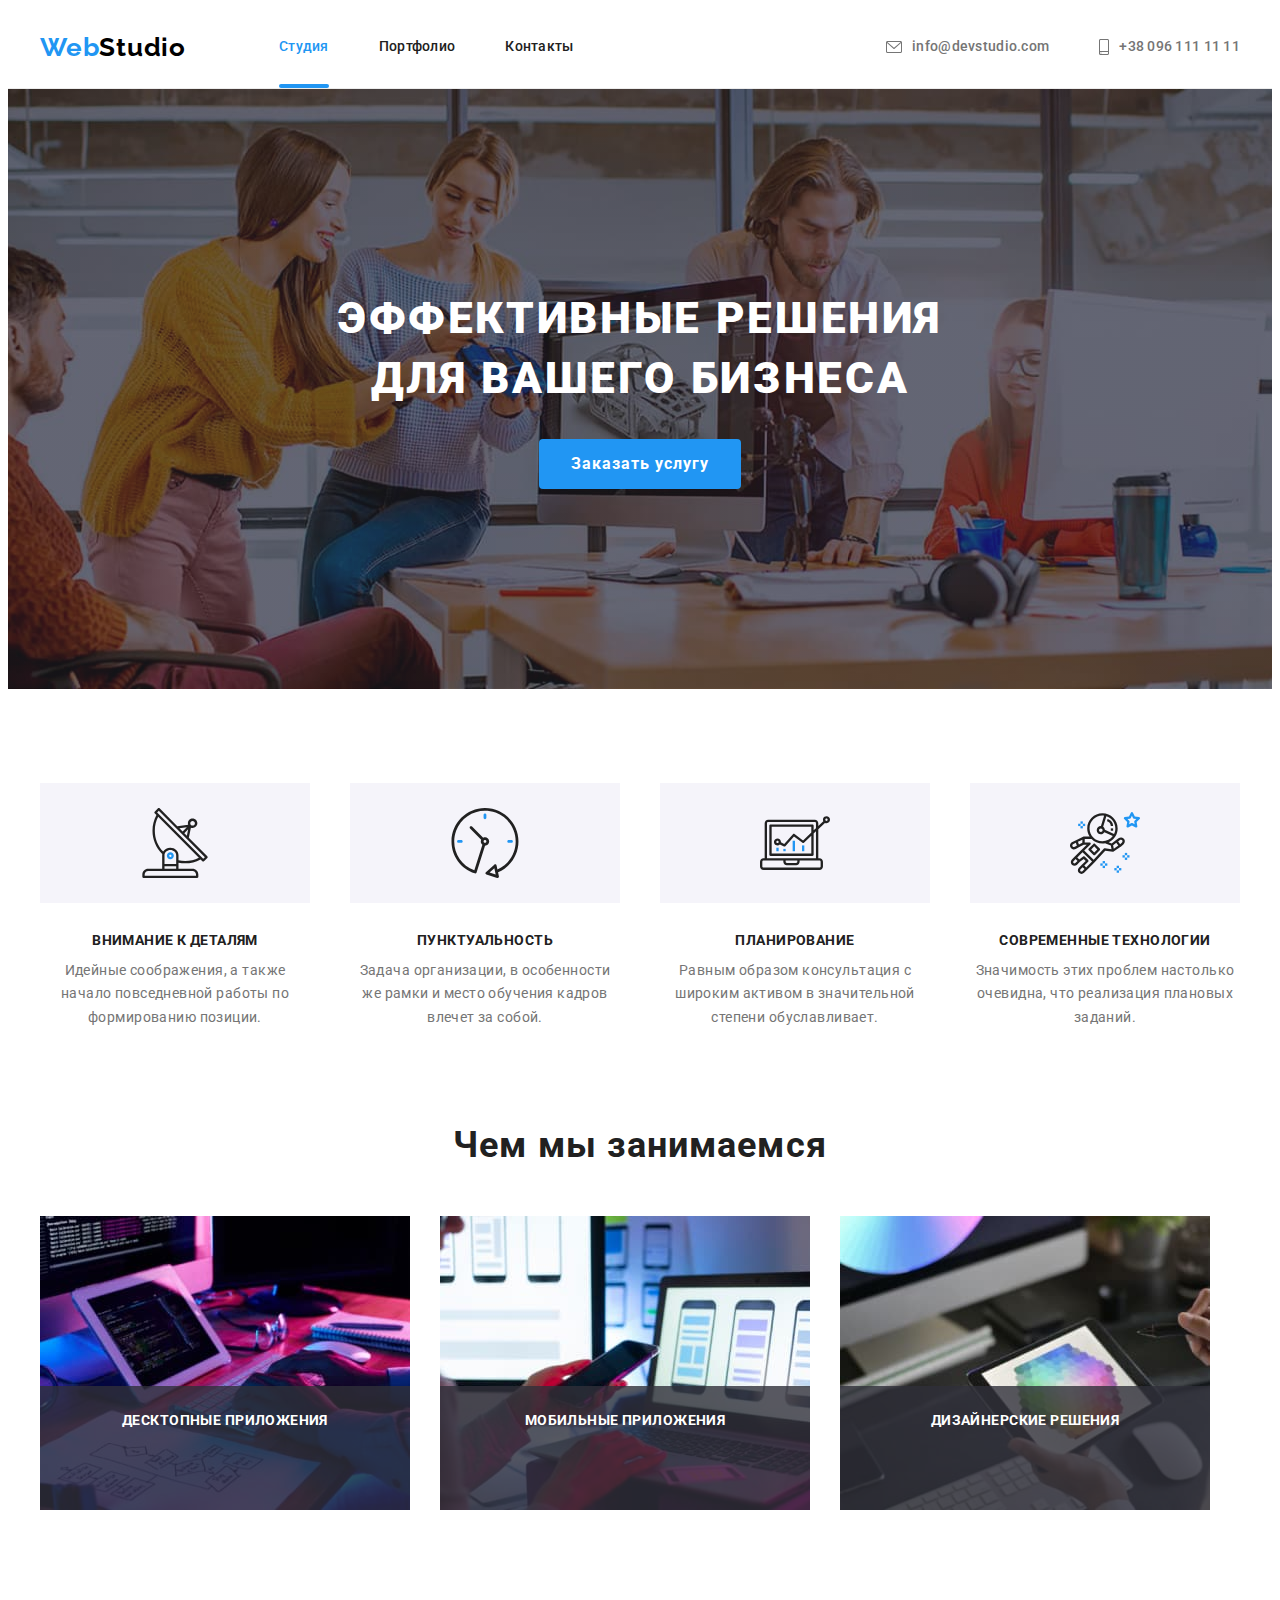
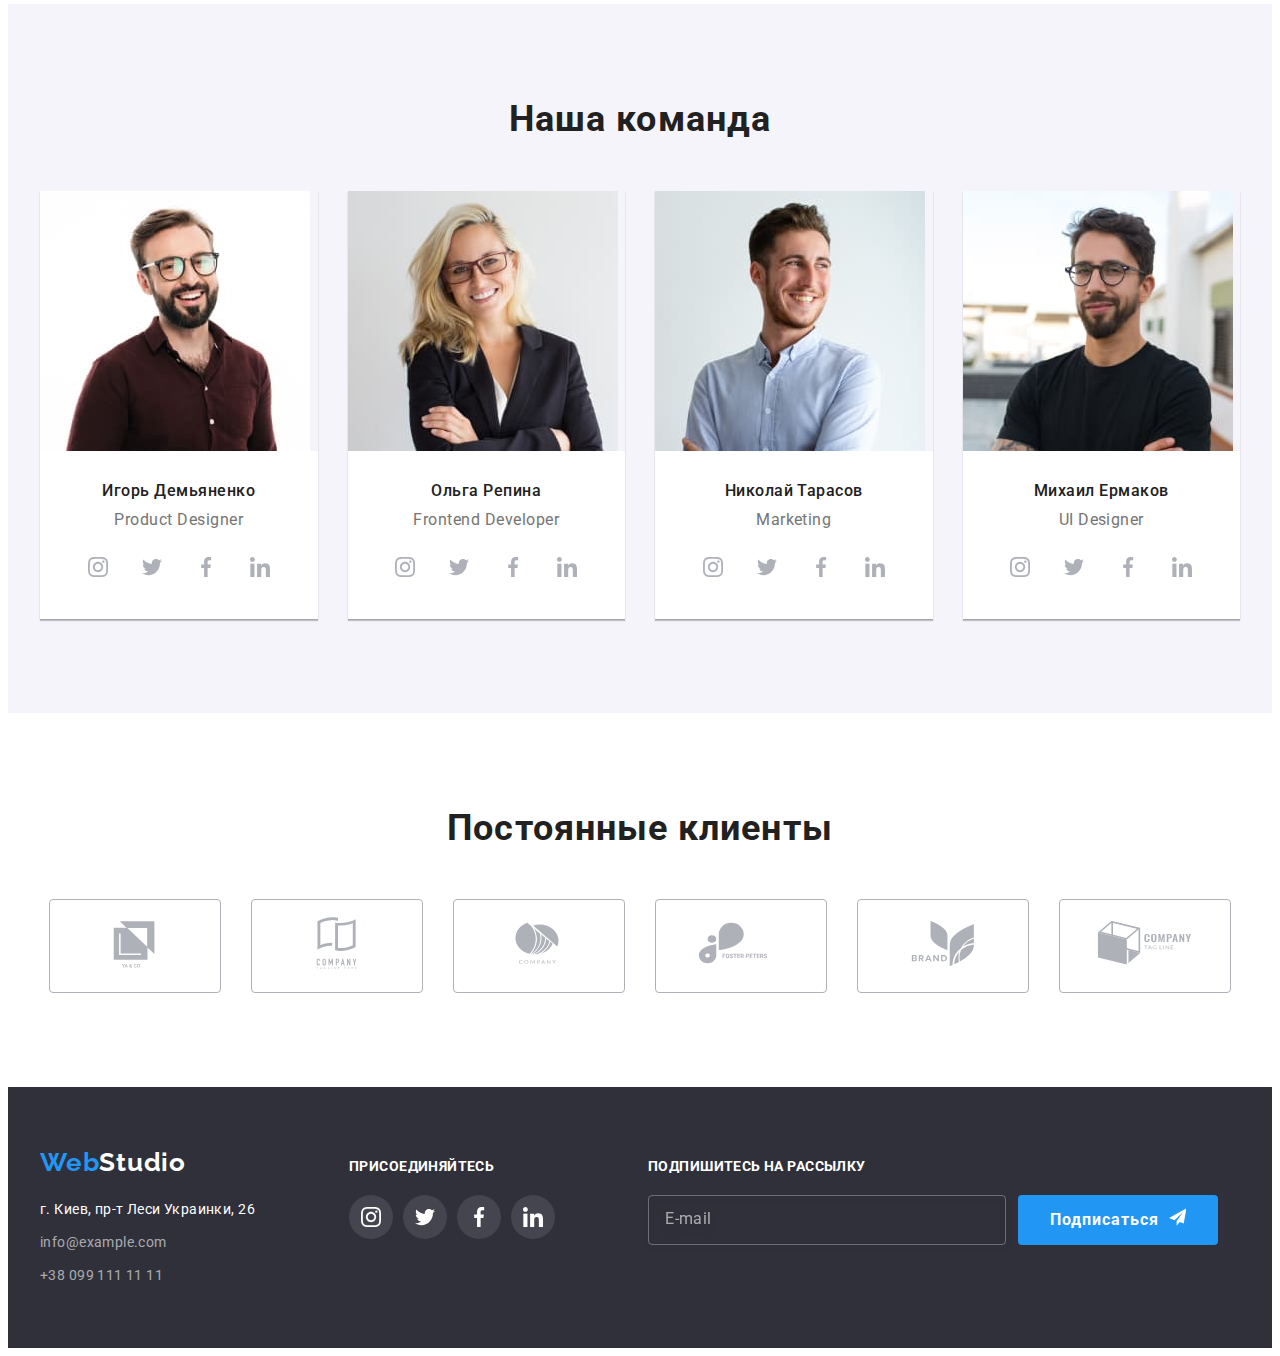
<file: index.html>
<!DOCTYPE html>
<html lang="ru">

<head>
  <meta charset="UTF-8">
  <meta http-equiv="X-UA-Compatible" content="IE=edge">
  <meta name="viewport" content="width=device-width, initial-scale=1.0">
  <title>Document</title>
  <link rel="preconnect" href="https://fonts.googleapis.com">
  <link rel="preconnect" href="https://fonts.gstatic.com" crossorigin>
  <link href="https://fonts.googleapis.com/css2?family=Raleway:wght@700&family=Roboto:wght@400;500;700;900&display=swap"
    rel="stylesheet">
  <link rel="stylesheet" href="https://cdnjs.cloudflare.com/ajax/libs/modern-normalize/1.1.0/modern-normalize.min.css"
    integrity="sha512-wpPYUAdjBVSE4KJnH1VR1HeZfpl1ub8YT/NKx4PuQ5NmX2tKuGu6U/JRp5y+Y8XG2tV+wKQpNHVUX03MfMFn9Q=="
    crossorigin="anonymous" referrerpolicy="no-referrer" />
  <link rel="stylesheet" href="./css/main.min.css">
</head>

<body>
  <header>
    <div class="conteiner header-conteiner">
      <nav class="header-nav">
        <a class="logo" href="">Web<span class="logo--dark">Studio</span></a>
        <ul class="header-nav__list">
          <li><a class="header-nav__link header-nav__link--current" href="">Студия</a></li>
          <li><a class="header-nav__link" href="./portfolio.html">Портфолио</a></li>
          <li><a class="header-nav__link" href="">Контакты</a></li>
        </ul>
      </nav>
        <div class="header-contact">
          <ul class="header-contact__list">
            <li class="header-contact__item">
              <a class="header-contact__link" href="mailto:info@devstudio.com">
                <svg class="header-contact__icon" width="16" height="12">
                  <use href="./images/icons.svg#icon-envelope" width="16"></use>
                </svg>
                info@devstudio.com</a>
            </li>
            <li class="header-contact__item">       
              <a class="header-contact__link" href="+380961111111">
                <svg class="header-contact__icon" width="10" height="16">
                  <use href="./images/icons.svg#icon-smartphone"></use>
                </svg>
                +38 096 111 11 11</a>
            </li>
          </ul>
        </div>  
    </div>
  </header>
  
  <main>
    <section class="hero">
      <div class="conteiner hero-conteiner">
        <h1 class="hero-conteiner__titele">Эффективные решения<br /> для вашего бизнеса</h1>
        <button type="button" class="hero-conteiner__btn btn" data-modal-open>Заказать услугу</button>
      </div>
    </section>
    <section class="section features">
      <h2 class="title features__title">Наши главные особенности</h2>
      <div class="conteiner features-conteiner">  
        <ul class="features__list">
          <li class="features__item">
            <div class="features-wrap">
              <svg class="features-wrap__icon">
                <use href="./images/icons.svg#icon-antenna"></use>
              </svg>
            </div>
            <h3 class="features-wrap__title">Внимание к деталям</h3>
            <p class="features-wrap__text">Идейные соображения, а также начало повседневной работы по формированию позиции.
            </p>
          </li>
          <li class="features__item">
            <div class="features-wrap">
              <svg class="features-wrap__icon">
                <use href="./images/icons.svg#icon-clock"></use>
              </svg>
            </div>
            <h3 class="features-wrap__title">Пунктуальность</h3>
            <p class="features-wrap__text">Задача организации, в особенности же рамки и место обучения кадров влечет за
              собой.</p>
          </li>
          <li class="features__item">
            <div class="features-wrap">
              <svg class="features-wrap__icon">
                <use href="./images/icons.svg#icon-diagram"></use>
              </svg>
            </div>
            <h3 class="features-wrap__title">Планирование</h3>
            <p class="features-wrap__text">Равным образом консультация с широким активом в значительной степени
              обуславливает.</p>
          </li>
          <li class="features__item">
            <div class="features-wrap">
              <svg class="features-wrap__icon">
                <use href="./images/icons.svg#icon-astronaut"></use>
              </svg>
            </div>
            <h3 class="features-wrap__title">Современные технологии</h3>
            <p class="features-wrap__text">Значимость этих проблем настолько очевидна, что реализация плановых заданий.</p>
          </li>
        </ul>
      </div>
    </section>
    <section class="section our-work">
      <div class="conteiner">
        <h2 class="our-work__title">Чем мы занимаемся</h2>
        <ul class="our-work__list">
          <li class="our-work__item">
            <div class="our-work__wrap">
              <img src="./images/What-are-we-doing1.jpg" alt="пишет код" width="370" height="294">
              <p class="our-work__text">десктопные приложения</p>
            </div>
          </li>
          <li class="our-work__item">
            <div class="our-work__wrap">
              <img src="./images/What-are-we-doing2.jpg" alt="сидит за ноутбуком с телефоном в руке" width="370"
                height="294">
              <p class="our-work__text">мобильные приложения</p>
            </div>
          </li>
          <li class="our-work__item">
            <div class="our-work__wrap">
              <img src="./images/What-are-we-doing3.jpg" alt="работает на планшете" width="370" height="294">
              <p class="our-work__text">дизайнерские решения</p>
            </div>
          </li>
        </ul>
      </div>
    </section>
    <section class="section our-team">
      <div class="conteiner">
        <h2 class="our-team__title">Наша команда</h2>
        <ul class="our-team__list">
          <li class="our-team__item">
            <img src="./images/our_team/igor.jpg" alt="фото игоря" width="270" height="260">
            <div class="our-team__card-text">
              <h3 class="our-team__name">Игорь Демьяненко</h3>
              <p lang="en" class="our-team__proffetions">Product Designer</p>
              <ul class="socials">
                <li class="socials__item">
                  <a href="" class="socials__link">
                    <svg class="socials__icon">
                      <use href="./images/icons.svg#icon-instagram"></use>
                    </svg>
                  </a>
                </li>
                <li class="socials__item">
                  <a href="" class="socials__link">
                    <svg class="socials__icon">
                      <use href="./images/icons.svg#icon-twitter"></use>
                    </svg>
                  </a>
                </li>
                <li class="socials__item">
                  <a href="" class="socials__link">
                    <svg class="socials__icon">
                      <use href="./images/icons.svg#icon-facebook"></use>
                    </svg>
                  </a>
                </li>
                <li class="socials__item">
                  <a href="" class="socials__link">
                    <svg class="socials__icon">
                      <use href="./images/icons.svg#icon-linkedin-1"></use>
                    </svg>
                  </a>
                </li>
              </ul>
            </div> 
          </li>
          <li class="our-team__item">
            <img src="./images/our_team/olga.jpg" alt="фото ольги" width="270" height="260">
            <div class="our-team__card-text">
              <h3 class="our-team__name">Ольга Репина</h3>
              <p lang="en" class="our-team__proffetions">Frontend Developer</p>
              <ul class="socials">
                <li class="socials__item">
                  <a href="" class="socials__link">
                    <svg class="socials__icon">
                      <use href="./images/icons.svg#icon-instagram"></use>
                    </svg>
                  </a>
                </li>
                <li class="socials__item">
                  <a href="" class="socials__link">
                    <svg class="socials__icon">
                      <use href="./images/icons.svg#icon-twitter"></use>
                    </svg>
                  </a>
                </li>
                <li class="socials__item">
                  <a href="" class="socials__link">
                    <svg class="socials__icon">
                      <use href="./images/icons.svg#icon-facebook"></use>
                    </svg>
                  </a>
                </li>
                <li class="socials__item">
                  <a href="" class="socials__link">
                    <svg class="socials__icon">
                      <use href="./images/icons.svg#icon-linkedin-1"></use>
                    </svg>
                  </a>
                </li>
              </ul>
            </div>      
          </li>
          <li class="our-team__item">
            <img src="./images/our_team/nikolay.jpg" alt="фото николая" width="270" height="260">
            <div class="our-team__card-text">
              <h3 class="our-team__name">Николай Тарасов</h3>
              <p lang="en" class="our-team__proffetions">Marketing</p>
              <ul class="socials">
                <li class="socials__item">
                  <a href="" class="socials__link">
                    <svg class="socials__icon">
                      <use href="./images/icons.svg#icon-instagram"></use>
                    </svg>
                  </a>
                </li>
                <li class="socials__item">
                  <a href="" class="socials__link">
                    <svg class="socials__icon">
                      <use href="./images/icons.svg#icon-twitter"></use>
                    </svg>
                  </a>
                </li>
                <li class="socials__item">
                  <a href="" class="socials__link">
                    <svg class="socials__icon">
                      <use href="./images/icons.svg#icon-facebook"></use>
                    </svg>
                  </a>
                </li>
                <li class="socials__item">
                  <a href="" class="socials__link">
                    <svg class="socials__icon">
                      <use href="./images/icons.svg#icon-linkedin-1"></use>
                    </svg>
                  </a>
                </li>
              </ul>
            </div>           
          </li>
          <li class="our-team__item">
            <img src="./images/our_team/mihail.jpg" alt="фото михаила" width="270" height="260">
            <div class="our-team__card-text"><h3 class="our-team__name">Михаил Ермаков</h3>
            <p lang="en" class="our-team__proffetions">UI Designer</p>
            <ul class="socials">
              <li class="socials__item">
                <a href="" class="socials__link">
                  <svg class="socials__icon">
                    <use href="./images/icons.svg#icon-instagram"></use>
                  </svg>
                </a>
              </li>
              <li class="socials__item">
                <a href="" class="socials__link">
                  <svg class="socials__icon">
                    <use href="./images/icons.svg#icon-twitter"></use>
                  </svg>
                </a>
              </li>
              <li class="socials__item">
                <a href="" class="socials__link">
                  <svg class="socials__icon">
                    <use href="./images/icons.svg#icon-facebook"></use>
                  </svg>
                </a>
              </li>
              <li class="socials__item">
                <a href="" class="socials__link">
                  <svg class="socials__icon">
                    <use href="./images/icons.svg#icon-linkedin-1"></use>
                  </svg>
                </a>
              </li>
            </ul>
          </div>
          </li>
        </ul>
      </div>
    </section>
    <section class="section clients">
      <div class="conteiner clients-conteiner">
        <h2 class="clients__title">Постоянные клиенты</h2>
        <ul class="clients__list">
          <li class="clients__item">
            <a href="" class="clients__link">              
                <svg class="clients__icon">
                  <use href="./images/icons.svg#icon-customer-1"></use>
                </svg>              
            </a>
          </li>
          <li class="clients__item">
            <a href="" class="clients__link">              
                <svg class="clients__icon">
                  <use href="./images/icons.svg#icon-customer-2"></use>
                </svg>             
            </a>
          </li>
          <li class="clients__item">
            <a href="" class="clients__link">             
                <svg class="clients__icon">
                  <use href="./images/icons.svg#icon-customer-3"></use>
                </svg>             
            </a>
          </li>
          <li class="clients__item">
            <a href="" class="clients__link">              
                <svg class="clients__icon">
                  <use href="./images/icons.svg#icon-customer-4"></use>
                </svg>            
            </a>
          </li>
          <li class="clients__item">
            <a href="" class="clients__link">            
                <svg class="clients__icon">
                  <use href="./images/icons.svg#icon-customer-5"></use>
                </svg>             
            </a>
          </li>
          <li class="clients__item">
            <a href="" class="clients__link">            
                <svg class="clients__icon">
                  <use href="./images/icons.svg#icon-customer-6"></use>
                </svg>
            </a>
          </li>
        </ul>
      </div>
    </section>
  </main>
  <footer>
    <div class="conteiner footer-conteiner">
      <div class="footer-nav">
        <a class="logo" href="">Web<span class="logo--light">Studio</span></a>
        <address class="address">
          <ul class="address__list">
            <li><a class="address__link" href="https://goo.gl/maps/uUomb9TQHdd4bi6o7">г. Киев, пр-т Леси Украинки, 26</a>
            </li>
            <li><a class="address__contact-link" href="mailto:info@example.com">info@example.com</a></li>
            <li><a class="address__contact-link" href="+380991111111">+38 099 111 11 11</a></li>
          </ul>
        </address>
      </div>
      <div class="socials-wrap">
        <p class="footer-title">присоединяйтесь</p>
        <ul class="socials socials--dark">
          <li class="socials__item">
            <a href="" class="socials__link socials__link--dark">
              <svg class="socials__icon">
                <use href="./images/icons.svg#icon-instagram"></use>
              </svg>
            </a>
          </li>
          <li class="socials__item">
            <a href="" class="socials__link socials__link--dark">
              <svg class="socials__icon">
                <use href="./images/icons.svg#icon-twitter"></use>
              </svg>
            </a>
          </li>
          <li class="socials__item">
            <a href="" class="socials__link socials__link--dark">
              <svg class="socials__icon">
                <use href="./images/icons.svg#icon-facebook"></use>
              </svg>
            </a>
          </li>
          <li class="socials__item">
            <a href="" class="socials__link socials__link--dark">
              <svg class="socials__icon">
                <use href="./images/icons.svg#icon-linkedin-1"></use>
              </svg>
            </a>
          </li>
        </ul>
      </div>
      <form class="footer-form">
        <div class="footer-form__field">
          <label for="user-footer-email" class="footer-form__title footer-title">подпишитесь на рассылку</label>
          <input type="email" name="user-footer-email" id="user-footer-email" class="footer-form__input" placeholder="E-mail">
        </div>
        <button type="submit" class="footer-btn btn">
          <span class="footer-btn__title">Подписаться</span>
          <svg class="footer-btn__icon" width= "24" height= "24">
            <use href="./images/icons.svg#icon-icon-send"></use>
          </svg>
        </button>
      </form>
    </div>
  </footer>
  <div class="backdrop is-hidden" data-modal>
    <div class="modal">
      <button class="button modal-close" data-modal-close>
        <svg class="modal-close__icon" width= "18" height= "18">
          <use href="./images/icons.svg#icon-close"></use>
        </svg>
      </button>
      <form class="modal-form">
        <p class="modal-form__title">Оставьте свои данные, мы вам перезвоним</p>
        <ul class="modal-form__list">
          <li class="modal-form__item">
            <label  for="user-name" class="modal-form__label">Имя</label>
            <div class="modal-form__wrap">
              <input type="text" name="user-name" id="user-name" class="modal-form__input">
              <svg class="modal-form__icon" width="18" height="18">
                <use href="./images/icons.svg#icon-person-black-18dp-1"></use>
              </svg>
            </div>
          </li>
          <li class="modal-form__item">
            <label for="user-tel" class="modal-form__label">Телефон</label>
            <div class="modal-form__wrap">
            <input type="tel" name="user-tel" id="user-tel" class="modal-form__input">
            <svg class="modal-form__icon" width="18" height="18">
              <use href="./images/icons.svg#icon-phone-black-18dp-1"></use>
            </svg>
            </div>
          </li>
          <li class="modal-form__item">
            <label for="user-email" class="modal-form__label">Почта</label>
            <div class="modal-form__wrap">
            <input type="email" name="user-email" id="user-email" class="modal-form__input">
            <svg class="modal-form__icon" width="18" height="18">
              <use href="./images/icons.svg#icon-email-black-18dp-1"></use>
            </svg>
            </div>
          </li>
        </ul>
        <label class="modal-form__label modal-form__coment">
          Комментарий
          <textarea name="form-coment" class="modal-form__text" placeholder="Введите текст"></textarea>
        </label>
        <div class="modal-checkbox">
          <input type="checkbox" class="modal-checkbox__check" id="modal-check" name="modal-check">
          <label for="modal-check" class="modal-checkbox__label">
            <span>
              <svg class="modal-checkbox__icon" width="16" height="15">
                <use href="./images/icons.svg#icon-check"></use>
              </svg>
            </span>
            Соглашаюсь с рассылкой и принимаю 
              <a href="" class="modal-checkbox__link">Условия договора</a>
          </label>
        </div>
        <button type="submit" class="modal-btn btn">Отправить</button>
      </form>
    </div>
  </div>
  <script src="./js/modal.js"></script>
</body>

</html>
</file>
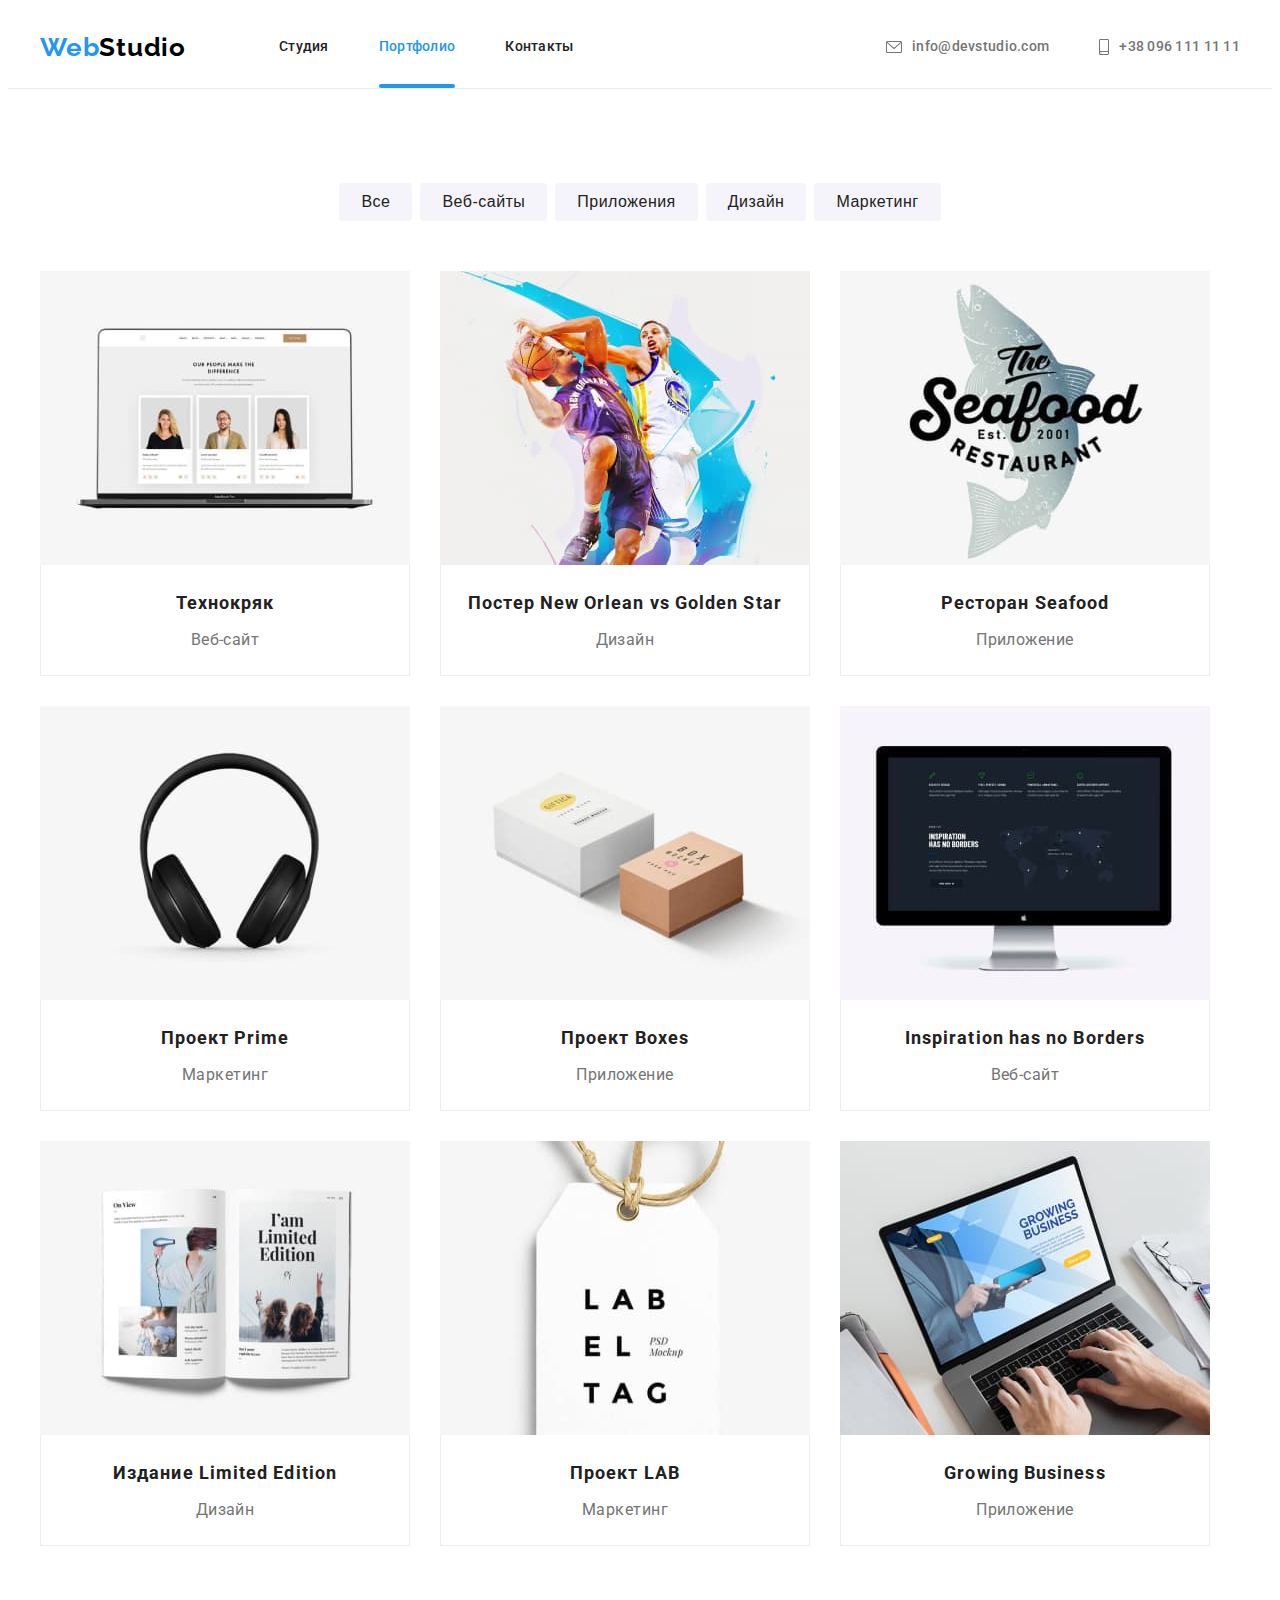
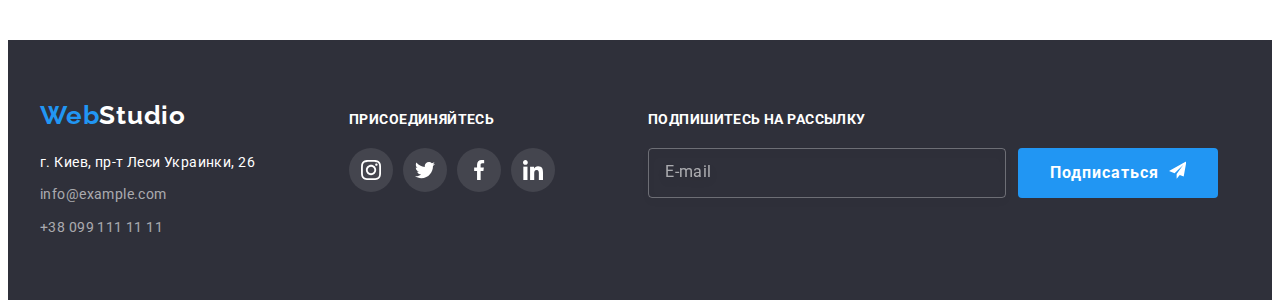
<file: portfolio.html>
<!DOCTYPE html>
<html lang="ru">

<head>
  <meta charset="UTF-8">
  <meta http-equiv="X-UA-Compatible" content="IE=edge">
  <meta name="viewport" content="width=device-width, initial-scale=1.0">
  <title>Document</title>
  <link rel="preconnect" href="https://fonts.googleapis.com">
  <link rel="preconnect" href="https://fonts.gstatic.com" crossorigin>
  <link href="https://fonts.googleapis.com/css2?family=Raleway:wght@700&family=Roboto:wght@400;500;700;900&display=swap"
    rel="stylesheet">
  <link rel="stylesheet" href="https://cdnjs.cloudflare.com/ajax/libs/modern-normalize/1.1.0/modern-normalize.min.css"
    integrity="sha512-wpPYUAdjBVSE4KJnH1VR1HeZfpl1ub8YT/NKx4PuQ5NmX2tKuGu6U/JRp5y+Y8XG2tV+wKQpNHVUX03MfMFn9Q=="
    crossorigin="anonymous" referrerpolicy="no-referrer" />
  <link rel="stylesheet" href="./css/main.min.css">
</head>

<body>
  <header>
    <div class="conteiner header-conteiner">
      <nav class="header-nav">
        <a class="logo" href="">Web<span class="logo--dark">Studio</span></a>
        <ul class="header-nav__list">
          <li><a class="header-nav__link" href="./index.html">Студия</a></li>
          <li><a class="header-nav__link header-nav__link--current" href="">Портфолио</a></li>
          <li><a class="header-nav__link" href="">Контакты</a></li>
        </ul>
      </nav>
    <div class="header-contact">
      <ul class="header-contact__list">
        <li class="header-contact__item">          
          <a class="header-contact__link" href="mailto:info@devstudio.com">
            <svg class="header-contact__icon" width="16" height="12">
              <use href="./images/icons.svg#icon-envelope"></use>
            </svg>
            info@devstudio.com</a>
        </li>
        <li class="header-contact__item">         
          <a class="header-contact__link" href="+380961111111">
            <svg class="header-contact__icon" width="10" height="16">
              <use href="./images/icons.svg#icon-smartphone"></use>
            </svg>
            +38 096 111 11 11</a>
        </li>
      </ul>
    </div>
    </div>
  </header>

  <main>
    <section class="section portfolio">
      <div class="conteiner">
        <h1 class="portfolio__title">Портфолио</h1>
        <ul class="portfolio-filtr">
          <li><button type="button" class="portfolio-filtr__btn">Все</button></li>
          <li><button type="button" class="portfolio-filtr__btn">Веб-сайты</button></li>
          <li><button type="button" class="portfolio-filtr__btn">Приложения</button></li>
          <li><button type="button" class="portfolio-filtr__btn">Дизайн</button></li>
          <li><button type="button" class="portfolio-filtr__btn">Маркетинг</button></li>
        </ul>

        <ul class="portfolio-list">
          <li class="portfolio-card">
            <a class="portfolio-card__img" href="">
              <div class="portfolio-card__overlay">
                <img src="./images/projects-img/technochryak.jpg" alt="Технохряки" width="370" height="294">
                <p class="portfolio-card__overlay-text">Технокряк это современная площадка распространения короновируса. Компания использует эту платформу для промышленного шпионажа и атак на защищенные сервера конкурентов</p>
              </div>
              <div class="portfolio-card__text">
                <h2 class="portfolio-card__title">Технокряк</h2>
                <p class="portfolio-card__filtrvalue">Веб-сайт</p>
              </div>           
            </a>
          </li>
          <li class="portfolio-card">
            <a class="portfolio-card__img" href="">
              <div class="portfolio-card__overlay">
                <img src="./images/projects-img/poster-new-orlean.jpg" alt="Постер баскетбола" width="370" height="294">
                <p class="portfolio-card__overlay-text">Технокряк это современная площадка распространения короновируса. Компания использует
                эту платформу для промышленного шпионажа и атак на защищенные сервера конкурентов</p>
              </div>
                <div class="portfolio-card__text">
                <h2 class="portfolio-card__title">Постер <span lang="en"></span>New Orlean vs Golden Star</h2>
                <p class="portfolio-card__filtrvalue">Дизайн</p>
              </div>          
            </a>
          </li>
          <li class="portfolio-card">
            <a class="portfolio-card__img" href="">
              <div class="portfolio-card__overlay">
                <img src="./images/projects-img/restaurant-seafood-logo.jpg" alt="Логотип ресторана" width="370"
                height="294">
                <p class="portfolio-card__overlay-text">Технокряк это современная площадка распространения короновируса. Компания использует
                эту платформу для промышленного шпионажа и атак на защищенные сервера конкурентов</p>
              </div>
              <div class="portfolio-card__text">
                <h2 class="portfolio-card__title">Ресторан <span lang="en">Seafood</span></h2>
                <p class="portfolio-card__filtrvalue">Приложение</p>
              </div>            
            </a>
          </li>
          <li class="portfolio-card">
            <a class="portfolio-card__img" href="">
              <div class="portfolio-card__overlay">
                <img src="./images/projects-img/project-prime.jpg" alt="Наушники" width="370" height="294">
                <p class="portfolio-card__overlay-text">Технокряк это современная площадка распространения короновируса. Компания использует
                эту платформу для промышленного шпионажа и атак на защищенные сервера конкурентов</p>
              </div>
                <div class="portfolio-card__text">
                <h2 class="portfolio-card__title">Проект <span lang="en">Prime</span></h2>
                <p class="portfolio-card__filtrvalue">Маркетинг</p>
              </div>       
            </a>
          </li>
          <li class="portfolio-card">
            <a class="portfolio-card__img" href="">
              <div class="portfolio-card__overlay">
                <img src="./images/projects-img/project-boxes.jpg" alt="Две коробки" width="370" height="294">
                <p class="portfolio-card__overlay-text">Технокряк это современная площадка распространения короновируса. Компания использует
                эту платформу для промышленного шпионажа и атак на защищенные сервера конкурентов</p>
              </div>
                <div class="portfolio-card__text">
                <h2 class="portfolio-card__title">Проект <span lang="en">Boxes</span></h2>
                <p class="portfolio-card__filtrvalue">Приложение</p>
              </div>         
            </a>
          </li>
          <li class="portfolio-card">
            <a class="portfolio-card__img" href="">
              <div class="portfolio-card__overlay">
                <img src="./images/projects-img/inspiration-has-no-borders.jpg" alt="Монитор" width="370" height="294">
                <p class="portfolio-card__overlay-text">Технокряк это современная площадка распространения короновируса. Компания использует
                эту платформу для промышленного шпионажа и атак на защищенные сервера конкурентов</p>
              </div>
                <div class="portfolio-card__text">
                <h2 class="portfolio-card__title"><span lang="en">Inspiration has no Borders</span></h2>
                <p class="portfolio-card__filtrvalue">Веб-сайт</p>
              </div>          
            </a>
          </li>
          <li class="portfolio-card">
            <a class="portfolio-card__img" href="">
              <div class="portfolio-card__overlay">
                <img src="./images/projects-img/limited-edition.jpg" alt="Раскрытая книга" width="370" height="294">
                <p class="portfolio-card__overlay-text">Технокряк это современная площадка распространения короновируса. Компания использует
                эту платформу для промышленного шпионажа и атак на защищенные сервера конкурентов</p>
              </div>
                <div class="portfolio-card__text">
                <h2 class="portfolio-card__title">Издание <span lang="en">Limited Edition</span></h2>
                <p class="portfolio-card__filtrvalue">Дизайн</p>
              </div>          
            </a>
          </li>
          <li class="portfolio-card">
            <a class="portfolio-card__img" href="">
              <div class="portfolio-card__overlay">
                <img src="./images/projects-img/project-lab.jpg" alt="Лабораторная бирка" width="370" height="294">
                <p class="portfolio-card__overlay-text">Технокряк это современная площадка распространения короновируса. Компания использует
                эту платформу для промышленного шпионажа и атак на защищенные сервера конкурентов</p>
              </div>
              <div class="portfolio-card__text">
                <h2 class="portfolio-card__title">Проект <span lang="en">LAB</span></h2>
                <p class="portfolio-card__filtrvalue">Маркетинг</p>
              </div>          
            </a>
          </li>
          <li class="portfolio-card">
            <a class="portfolio-card__img" href="">
              <div class="portfolio-card__overlay">
                <img src="./images/projects-img/growing-business.jpg" alt="Печатает на клавиатуре ноутбука" width="370"
                height="294">
                <p class="portfolio-card__overlay-text">Технокряк это современная площадка распространения короновируса. Компания использует
                эту платформу для промышленного шпионажа и атак на защищенные сервера конкурентов</p>
              </div>
              <div class="portfolio-card__text">
                <h2 class="portfolio-card__title"><span lang="en">Growing Business</span></h2>
                <p class="portfolio-card__filtrvalue">Приложение</p>
              </div>
            </a>
          </li>
        </ul>
      </div>
    </section>

  </main>

  <footer>
    <div class="conteiner footer-conteiner">
      <div class="footer-nav">
        <a class="logo" href="">Web<span class="logo--light">Studio</span></a>
        <address class="address">
          <ul class="address__list">
            <li><a class="address__link" href="https://goo.gl/maps/uUomb9TQHdd4bi6o7">г. Киев, пр-т Леси Украинки, 26</a>
            </li>
            <li><a class="address__contact-link" href="mailto:info@example.com">info@example.com</a></li>
            <li><a class="address__contact-link" href="+380991111111">+38 099 111 11 11</a></li>
          </ul>
        </address>
      </div>
      <div class="socials-wrap">
        <p class="footer-title">присоединяйтесь</p>
        <ul class="socials socials--dark">
          <li class="socials__item">
            <a href="" class="socials__link socials__link--dark">
              <svg class="socials__icon">
                <use href="./images/icons.svg#icon-instagram"></use>
              </svg>
            </a>
          </li>
          <li class="socials__item">
            <a href="" class="socials__link socials__link--dark">
              <svg class="socials__icon">
                <use href="./images/icons.svg#icon-twitter"></use>
              </svg>
            </a>
          </li>
          <li class="socials__item">
            <a href="" class="socials__link socials__link--dark">
              <svg class="socials__icon">
                <use href="./images/icons.svg#icon-facebook"></use>
              </svg>
            </a>
          </li>
          <li class="socials__item">
            <a href="" class="socials__link socials__link--dark">
              <svg class="socials__icon">
                <use href="./images/icons.svg#icon-linkedin-1"></use>
              </svg>
            </a>
          </li>
        </ul>
      </div>
      <form class="footer-form">
        <div class="footer-form__field">
          <label for="user-footer-email" class="footer-form__title footer-title">подпишитесь на рассылку</label>
          <input type="email" name="user-footer-email" id="user-footer-email" class="footer-form__input"
            placeholder="E-mail">
        </div>
        <button type="submit" class="footer-btn btn">
          <span class="footer-btn__title">Подписаться</span>
          <svg class="footer-btn__icon" width="24" height="24">
            <use href="./images/icons.svg#icon-icon-send"></use>
          </svg>
        </button>
      </form>
    </div>
  </footer>
</body>
</file>
<file: css/main.min.css>
:root{--body-backgr-color: #ffffff;--basic-text-color: #757575;--secondary-text-color: #ffffff;--main-title-color: #ffffff;--basic-title-color: #212121;--secondary-titele-color: #000000;--accent-color: #2196f3;--header-link-color: #212121;--header-hover-color: #2196f3;--header-logo-color: #000000;--header-contact-color: #757575;--header-backgr-color: #ffffff;--btn-color: #f5f4fa;--btn-text-color: #212121;--btn--backgr-color: #2196f3;--secondary-btn-color: #ffffff;--footer-logo-accent-color: #ffffff;--footer-backgr-color: #2f303a;--footer-address-color: #ffffff;--footer-contact-color: rgba(255, 255, 255, 0.6);--hero-backgr-color: #2f303a;--our-team-backgr-color: #f5f4fa;--our-team-cards-backgr-color: #ffffff;--primary--link-color: #ffffff;--features-icon-bg-color: #f5f4fa;--clients-color: #afb1b8;--cubic: cubic-bezier(0.4, 0, 0.2, 1);--anim-duration: 250ms;--modal-bg-color: #ffffff}p,h1,h2,h3,h4,h5,h6{margin:0}ul{margin:0;padding:0}button{cursor:pointer}img{display:block}ul{list-style:none}a{text-decoration:none}body{font-family:"Roboto", sans-serif;font-size:14px;letter-spacing:00.03em;color:var(--basic-text-color);background-color:var(--body-backgr-color)}.section{padding-top:94px;padding-bottom:94px}.conteiner{width:1200px;padding-left:15px;padding-right:15px;margin:0 auto;text-align:center}header{background-color:var(--header-backgr-color);padding-top:24px;padding-bottom:25px;border-bottom:1px solid #ececec}.header-conteiner{display:flex;align-items:center;justify-content:space-between}.header-nav{display:flex}.header-contact{display:flex}.header-contact__list{display:flex}.header-nav__list{display:flex;align-items:center}.header-nav__list :not(:last-child){margin-right:50px}.header-nav__link{font-style:inherit;font-weight:500;font-size:14px;line-height:1.14;letter-spacing:.02em;vertical-align:Top;color:var(--header-link-color);transition:color var(--anim-duration) var(--cubic)}.header-nav__link:hover,.header-nav__link:focus{color:var(--header-hover-color)}.header-nav__link--current{position:relative;color:var(--accent-color)}.header-nav__link--current::after{content:"";position:absolute;left:0;bottom:-34px;width:100%;height:4px;border-radius:2px;background-color:var(--accent-color)}.header-contact__list :not(:last-child){margin-right:50px}.header-contact__item{color:var(--header-contact-color)}.header-contact__item:focus,.header-contact__item:hover{color:var(--header-hover-color)}.header-contact__link{display:flex;align-items:center;justify-content:center;cursor:pointer;font-style:inherit;font-weight:500;font-size:14px;line-height:1.14;letter-spacing:.02em;color:inherit;transition:color var(--anim-duration) var(--cubic)}.header-contact__link+.header-contact__link{margin-right:50px}.header-contact__icon{margin-right:10px;fill:currentColor}.btn{min-width:200px;height:50px;border-radius:4px;border:none;padding:10px 32px;text-align:center;font-family:inherit;font-weight:700;font-size:16px;line-height:1.87;display:flex;letter-spacing:0.06em;color:var(--secondary-btn-color);background-color:var(--btn--backgr-color);cursor:pointer}.hero{align-items:center;text-align:center;background-color:var(--hero-backgr-color);background-image:linear-gradient(rgba(47,48,58,0.4), rgba(47,48,58,0.4)),url(../images/hero-bg.jpg);background-repeat:no-repeat;background-position:center;background-size:cover;padding-top:200px;padding-bottom:200px;max-width:1600px;height:auto;margin:0 auto}.hero-conteiner__titele{font-weight:900;font-size:44px;line-height:1.36;letter-spacing:.06em;text-transform:uppercase;color:var(--main-title-color);margin-bottom:30px}.hero-conteiner__btn{margin:0 auto}.features-conteiner{padding-bottom:0}.features-wrap{width:270px;height:120px;display:flex;align-items:center;justify-content:center;margin-bottom:30px;background-color:var(--features-icon-bg-color)}.features-wrap__icon{width:70px;height:70px}.features__title{display:none}.features__list{display:flex;justify-content:space-between}.features__item{width:270px}.features__item:not(:last-child){margin-right:30px}.conteiner .features-wrap__title{font-weight:700;font-size:14px;line-height:1.14;letter-spacing:.03em;text-transform:uppercase;color:var(--basic-title-color);margin-bottom:10px}.features-wrap__text{font-size:14px;line-height:1.71;letter-spacing:.03em;color:var(--basic-text-color)}.our-work{padding-top:0}.our-work__list{display:flex}.our-work__item+.our-work__item{margin-left:30px}.our-work__wrap{position:relative}.our-work__text{position:absolute;bottom:0;width:100%;min-height:70px;padding:27px 0;text-align:center;background-color:rgba(47,48,58,0.8);font-weight:700;font-size:14px;line-height:1.14;letter-spacing:.03em;text-transform:uppercase;color:var(--secondary-text-color)}.our-work__title{font-weight:700;font-size:36px;line-height:1.17;letter-spacing:.03em;text-align:center;color:var(--basic-title-color);margin-bottom:50px}.our-team{background-color:var(--our-team-backgr-color)}.our-team__title{font-weight:700;font-size:36px;line-height:1.17;letter-spacing:.03em;text-align:center;color:var(--basic-title-color);margin-bottom:50px}.our-team__list{display:flex}.our-team__item{flex-basis:calc((100% - 90px) / 4);box-shadow:0 2px 1px 0 rgba(0,0,0,0.2),0 1px 1px 0 rgba(0,0,0,0.14)}.our-team__item:not(:last-child){margin-right:30px}.our-team__name{font-weight:500;font-size:16px;line-height:1.19;letter-spacing:.03em;text-align:center;color:var(--basic-title-color);margin-bottom:10px}.our-team__proffetions{margin-bottom:16px;font-size:16px;line-height:1.19;letter-spacing:.03em;text-align:center;color:var(--basic-text-color)}.our-team__card-text{background-color:var(--our-team-cards-backgr-color);padding-top:30px;padding-bottom:30px}.socials{display:flex;justify-content:center}.socials__link{width:44px;height:44px;color:#afb1b8;border-radius:50%;display:flex;align-items:center;justify-content:center;transition:color var(--anim-duration) var(--cubic),background-color var(--anim-duration) var(--cubic)}.socials__link:focus,.socials__link:hover{color:var(--primary--link-color);background-color:var(--accent-color)}.socials__item+.socials__item{margin-left:10px}.socials__icon{width:20px;height:20px;fill:currentColor}.socials--dark{width:206px;height:80px;margin-right:93px}.socials__link--dark{color:var(--footer-address-color);background-color:rgba(255,255,255,0.1)}.clients-conteiner{text-align:center}.clients__title{margin-bottom:50px;font-family:Roboto;font-style:normal;font-weight:700;font-size:36px;line-height:1.17;letter-spacing:.03em;text-align:center;color:var(--basic-title-color)}.clients__list{display:flex;justify-content:center;align-items:center}.clients__item{width:170px;height:92px;border:1px solid var(--clients-color);border-radius:4px;display:flex;justify-content:center;align-items:center;color:var(--clients-color);transition:color var(--anim-duration) var(--cubic),border var(--anim-duration) var(--cubic)}.clients__item+.clients__item{margin-left:30px}.clients__item:focus,.clients__item:hover{color:var(--accent-color);border:1px solid var(--accent-color)}.clients__link{color:inherit}.clients__icon{width:106px;height:60px;fill:currentColor}footer{background:var(--footer-backgr-color);padding-top:60px;padding-bottom:60px}.footer-conteiner{display:flex;align-items:baseline;text-align:start}.footer-nav{margin-right:70px}.address{margin-top:20px;font-style:normal}.address__contact-link{display:inline-block;margin-top:9px;font-style:inherit;font-size:14px;line-height:1.71;letter-spacing:.03em;color:var(--footer-contact-color)}.address__link{font-family:inherit;font-style:normal;font-size:14px;line-height:1.71;letter-spacing:.03em;color:var(--footer-address-color)}.footer-title{margin-bottom:20px;font-weight:700;font-size:14px;line-height:1.14;letter-spacing:.03em;text-transform:uppercase;color:var(--footer-address-color)}.footer-form{display:flex;width:570px;height:86px}.footer-form__field{margin-right:12px}.footer-form__title{display:block}.footer-form__input{width:358px;height:50px;padding-left:16px;border:1px solid rgba(255,255,255,0.3);box-sizing:border-box;filter:drop-shadow(0px 4px 4px rgba(0,0,0,0.15));border-radius:4px;color:var(--secondary-text-color);background-color:inherit}.footer-form__input::placeholder{font-family:Roboto;font-style:normal;font-weight:400;font-size:16px;line-height:1.25;letter-spacing:.03em;color:rgba(255,255,255,0.6)}.footer-btn{margin-top:36px}.footer-btn__title{margin-right:10px}.portfolio__title{display:none}.portfolio-filtr{display:flex;justify-content:center;margin-right:-8px;margin-bottom:50px}.portfolio-filtr__btn{margin-right:8px;padding:6px 22px;border-radius:4px;border:none;font-style:inherit;font-weight:500;font-size:16px;line-height:1.62;letter-spacing:.03em;text-align:center;color:var(--btn-text-color);background-color:var(--btn-color);cursor:pointer;transition:color var(--anim-duration) var(--cubic),background-color var(--anim-duration) var(--cubic),box-shadow var(--anim-duration) var(--cubic)}.portfolio-filtr__btn:focus,.portfolio-filtr__btn:hover{color:var(--secondary-btn-color);background-color:var(--accent-color);box-shadow:0 2px 2px 0 rgba(0,0,0,0.12),0 1px 2px 0 rgba(0,0,0,0.08)}.portfolio-list{display:flex;flex-wrap:wrap;margin-bottom:-30px;width:inherit}.portfolio-card{width:calc(100% / 3 - 30px);margin-right:30px;margin-bottom:30px}.portfolio-card:nth-child(3n){margin-right:0}.portfolio-card:focus .portfolio-card__overlay-text,.portfolio-card:hover .portfolio-card__overlay-text{transform:translateY(0)}.portfolio-card__img{display:block;transition:box-shadow var(--anim-duration) var(--cubic)}.portfolio-card__img:hover,.portfolio-card__img:focus{box-shadow:0 4px 4px 0 rgba(0,0,0,0.25)}.portfolio-card__overlay{position:relative;overflow:hidden}.portfolio-card__overlay-text{position:absolute;top:0;left:0;transform:translateY(100%);transition:transform var(--anim-duration) var(--cubic);width:100%;height:100%;padding:63px 24px;font-size:18px;line-height:1.56;letter-spacing:.03em;color:var(--secondary-text-color);background-color:rgba(33,150,243,0.9)}.portfolio-card__text{padding:20px 24px;border-left:1px solid #eeeeee;border-right:1px solid #eeeeee;border-bottom:1px solid #eeeeee}.portfolio-card__title{display:inline-block;font-weight:700;font-size:18px;line-height:2;letter-spacing:.06em;color:var(--basic-title-color);margin-bottom:4px}.portfolio-card__filtrvalue{font-size:16px;line-height:1.87;letter-spacing:.03em;color:var(--basic-text-color)}.backdrop{position:fixed;top:0;transition:transform var(--anim-duration) var(--cubic),opacity var(--anim-duration) var(--cubic),visibility var(--anim-duration) var(--cubic);width:100vw;height:100vh;background-color:rgba(0,0,0,0.2)}.backdrop.is-hidden .modal{transform:translate(-50%, -50%) scale(1.2);opacity:0}.modal{position:absolute;top:50%;left:50%;transform:translate(-50%, -50%) scale(1);padding:40px;opacity:1;width:528px;background-color:var(--modal-bg-color);border-radius:4px;text-shadow:0 1px 3px 0 rgba(0,0,0,0.12),0 4px 4px 0 rgba(0,0,0,0.25)}.modal-close{position:absolute;top:8px;right:8px;display:flex;width:30px;height:30px;align-items:center;border-radius:50%;border:1px solid rgba(0,0,0,0.1);background-color:transparent}.is-hidden{opacity:0;pointer-events:none;visibility:hidden}.modal-form{display:flex;flex-direction:column;width:100%;align-items:center;transition:background-color 2000ms var(--cubic);transition:border-color 2000ms var(--cubic)}.modal-form__title{margin-bottom:12px;font-weight:700;font-size:20px;line-height:1.15;letter-spacing:.03em;color:var(--basic-title-color)}.modal-form__item{display:flex;flex-direction:column;margin-bottom:10px;width:448px}.modal-form__label{margin-bottom:4px;font-size:12px;line-height:1.17;letter-spacing:.01em;color:#757575}.modal-form__wrap{position:relative}.modal-form__input{outline:none;width:100%;height:40px;padding-left:42px;border:1px solid rgba(33,33,33,0.2);border-radius:4px;transition:border-color var(--anim-duration) var(--cubic)}.modal-form__input:focus{border:1px solid var(--accent-color)}.modal-form__icon{position:absolute;top:50%;left:12px;transform:translateY(-50%);transition:fill var(--anim-duration) var(--cubic)}.modal-form__input:focus+.modal-form__icon{fill:var(--accent-color)}.modal-form__coment{display:flex;flex-direction:column;margin-bottom:20px;width:100%;height:138px;resize:none}.modal-form__text{height:100%;resize:none;outline:none;padding:12px 16px;margin-top:4px;border:1px solid rgba(33,33,33,0.2);border-radius:4px;font-size:12px;line-height:1.17;letter-spacing:.01em;color:var(--basic-text-color);transition:border-color var(--anim-duration) var(--cubic)}.modal-form__text::placeholder{color:rgba(117,117,117,0.5)}.modal-form__text:focus{border-color:var(--accent-color)}.modal-checkbox__check{position:absolute;width:1px;height:1px;margin:-1px;border:0;padding:0;clip:rect(0 0 0 0);overflow:hidden}.modal-checkbox__label{display:flex;align-items:center;margin-bottom:30px;font-size:14px;line-height:1.71;letter-spacing:.03em;color:var(--basic-text-color)}.modal-checkbox__check:checked+.modal-checkbox__label{fill:var(--primary--link-color)}.modal-checkbox__label span{width:16px;height:15px;border:2px solid #212121;border-radius:2px;margin-right:8px;display:flex;align-items:center;justify-content:center}.modal-checkbox__check:checked+.modal-checkbox__label span{background-color:var(--accent-color)}.modal-checkbox__label span .modal-checkbox__icon{fill:transparent}.modal-checkbox__check:checked+.modal-checkbox__label span .modal-checkbox__icon{fill:var(--primary--link-color)}.modal-checkbox__link{text-decoration:underline;color:var(--accent-color);margin-left:5px}.modal-btn{padding-left:56px;transition:background-color var(--anim-duration) var(--cubic);transition:box-shadow var(--anim-duration) var(--cubic)}.modal-btn:hover,.modal-btn:focus{background-color:#188ce8;box-shadow:0px 4px 4px rgba(0,0,0,0.15)}.logo{margin-right:93px;display:block;font-family:"Raleway";font-weight:700;font-size:26px;line-height:1.19;letter-spacing:.03em;color:var(--accent-color)}.logo--dark{color:var(--header-logo-color)}.logo--light{color:var(--footer-logo-accent-color)}
/*# sourceMappingURL=main.min.css.map */
</file>
